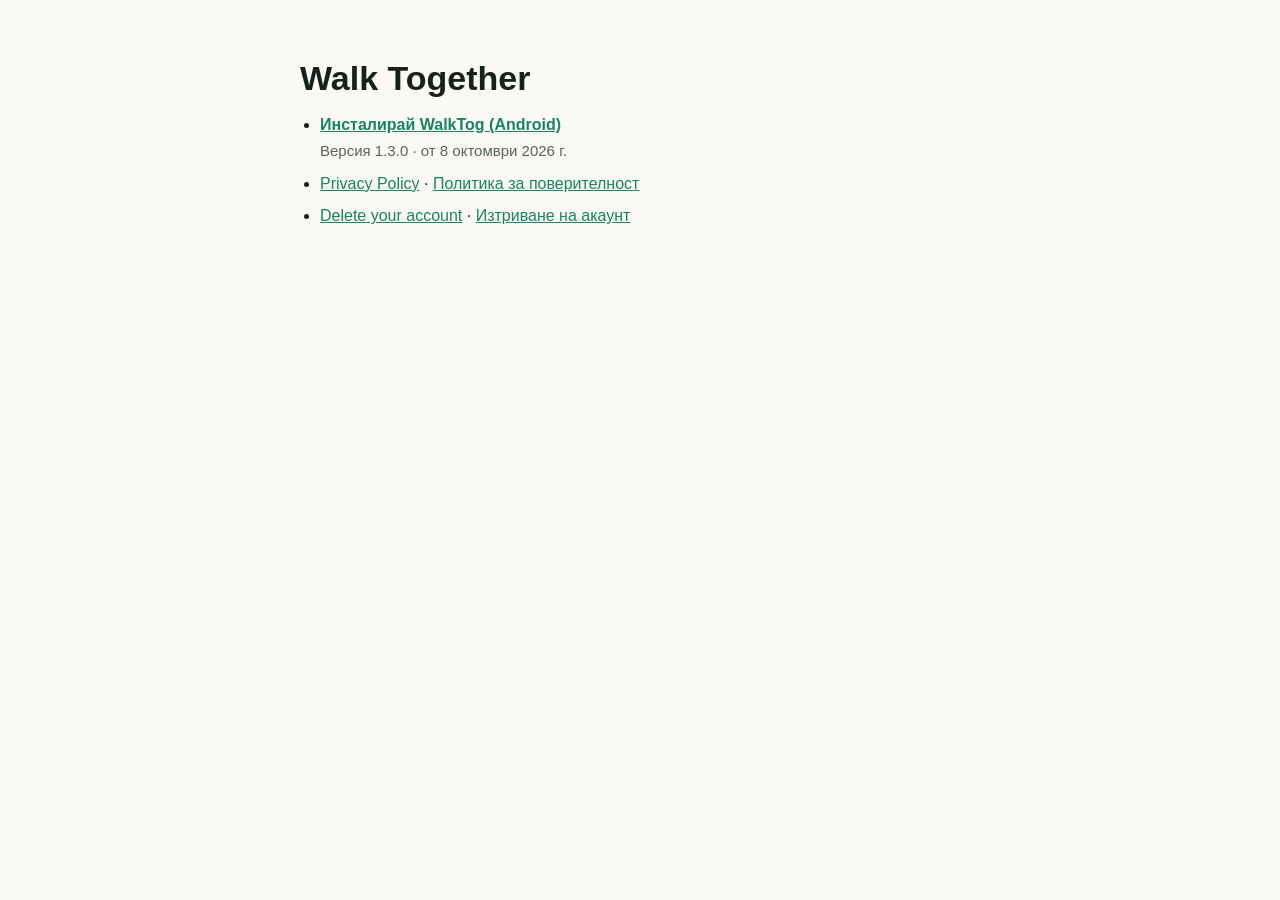
<file: index.html>
<!doctype html>
<html lang="en">
<head>
<meta charset="utf-8">
<meta name="viewport" content="width=device-width,initial-scale=1">
<title>Walk Together</title>
<link rel="stylesheet" href="style.css">
</head>
<body>
<div class="wrap">
  <h1>Walk Together</h1>
  <ul>
    <li><a href="install.html"><strong>Инсталирай WalkTog (Android)</strong></a><br><span class="sub">Версия <span data-apk="version">1.3.0</span> · от <span data-apk="date">8 октомври 2026 г.</span></span></li>
    <li><a href="privacy.html">Privacy Policy</a> · <a href="privacy-bg.html">Политика за поверителност</a></li>
    <li><a href="delete-account.html">Delete your account</a> · <a href="delete-account-bg.html">Изтриване на акаунт</a></li>
  </ul>
</div>
<script src="apk-info.js"></script>
</body>
</html>
</file>
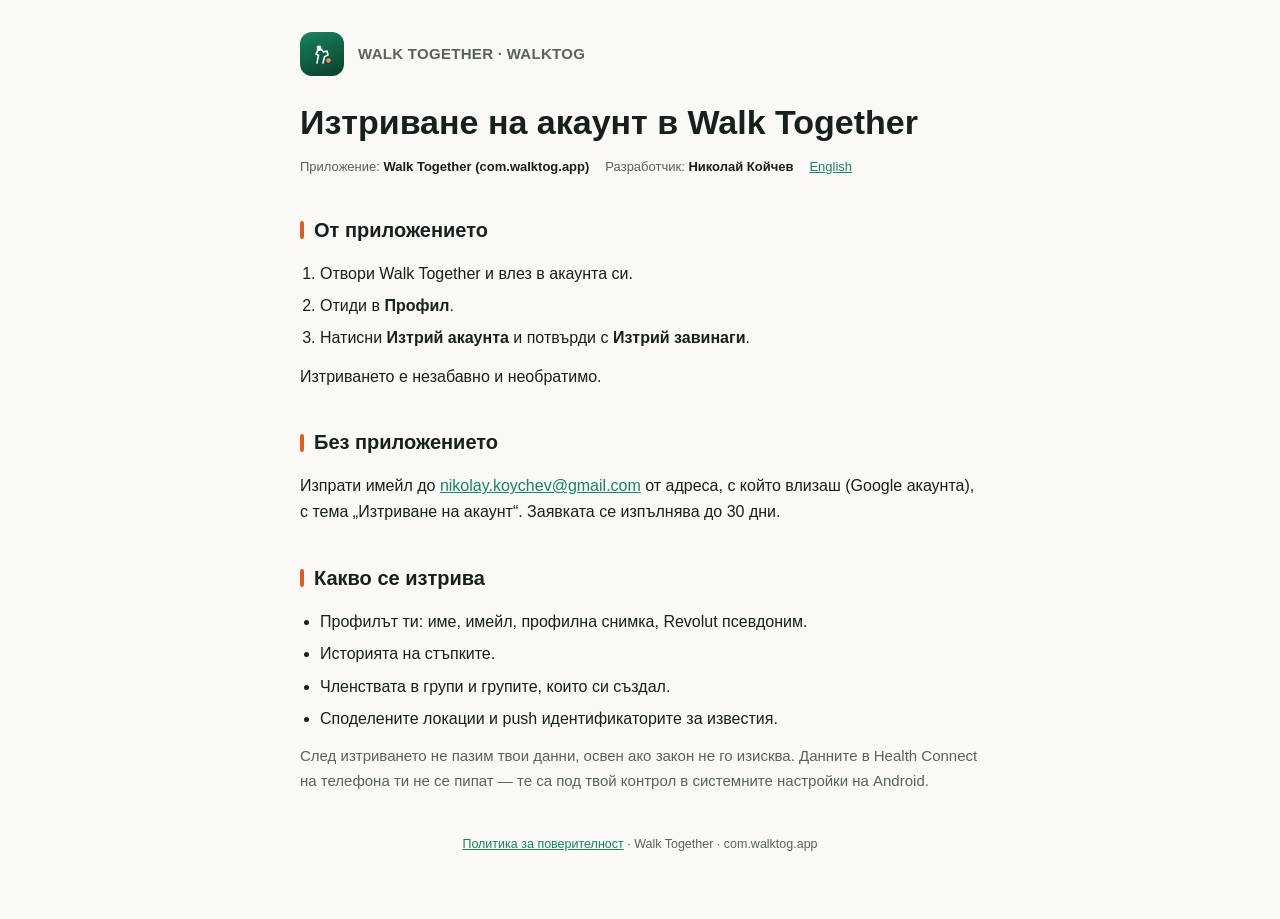
<file: delete-account-bg.html>
<!doctype html>
<html lang="bg">
<head>
<meta charset="utf-8">
<meta name="viewport" content="width=device-width,initial-scale=1">
<title>Изтриване на акаунт – Walk Together</title>
<link rel="stylesheet" href="style.css">
</head>
<body>
<div class="wrap">
  <header>
    <div class="mark"><svg viewBox="0 0 24 24" fill="none"><circle cx="9" cy="6" r="2.4" fill="#fff"/><path d="M13 21l1.6-6.4L18 13l-1-4-3.4 1-2.1-2.6-3.8 1.2L6 12l2.5 1.2L7 21" stroke="#fff" stroke-width="1.6" stroke-linecap="round" stroke-linejoin="round"/><circle cx="18.5" cy="18.5" r="2.2" fill="#ff8f63"/></svg></div>
    <span class="brand-name">WALK TOGETHER · WALKTOG</span>
  </header>

  <h1>Изтриване на акаунт в Walk Together</h1>
  <div class="meta">
    <span>Приложение: <strong>Walk Together (com.walktog.app)</strong></span>
    <span>Разработчик: <strong>Николай Койчев</strong></span>
    <span><a href="delete-account.html">English</a></span>
  </div>

  <section>
    <h2>От приложението</h2>
    <ol>
      <li>Отвори Walk Together и влез в акаунта си.</li>
      <li>Отиди в <strong>Профил</strong>.</li>
      <li>Натисни <strong>Изтрий акаунта</strong> и потвърди с <strong>Изтрий завинаги</strong>.</li>
    </ol>
    <p>Изтриването е незабавно и необратимо.</p>
  </section>

  <section>
    <h2>Без приложението</h2>
    <p>Изпрати имейл до <a href="mailto:nikolay.koychev@gmail.com?subject=WalkTog%20-%20%D0%B8%D0%B7%D1%82%D1%80%D0%B8%D0%B2%D0%B0%D0%BD%D0%B5%20%D0%BD%D0%B0%20%D0%B0%D0%BA%D0%B0%D1%83%D0%BD%D1%82">nikolay.koychev@gmail.com</a> от адреса, с който влизаш (Google акаунта), с тема „Изтриване на акаунт“. Заявката се изпълнява до 30 дни.</p>
  </section>

  <section>
    <h2>Какво се изтрива</h2>
    <ul>
      <li>Профилът ти: име, имейл, профилна снимка, Revolut псевдоним.</li>
      <li>Историята на стъпките.</li>
      <li>Членствата в групи и групите, които си създал.</li>
      <li>Споделените локации и push идентификаторите за известия.</li>
    </ul>
    <p class="sub">След изтриването не пазим твои данни, освен ако закон не го изисква. Данните в Health Connect на телефона ти не се пипат — те са под твой контрол в системните настройки на Android.</p>
  </section>

  <footer><a href="privacy-bg.html">Политика за поверителност</a> · Walk Together · com.walktog.app</footer>
</div>
</body>
</html>
</file>
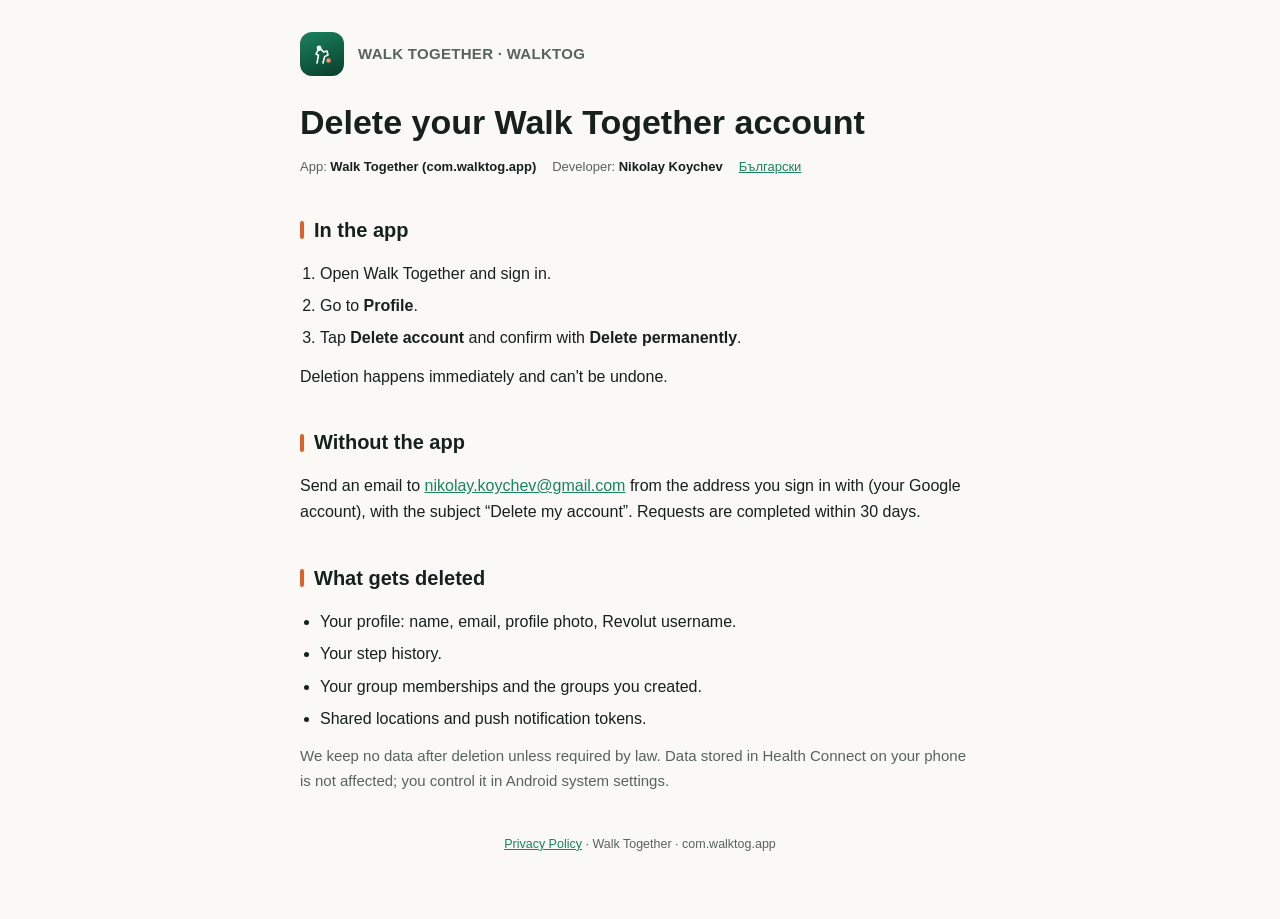
<file: delete-account.html>
<!doctype html>
<html lang="en">
<head>
<meta charset="utf-8">
<meta name="viewport" content="width=device-width,initial-scale=1">
<title>Delete Your Account – Walk Together</title>
<link rel="stylesheet" href="style.css">
</head>
<body>
<div class="wrap">
  <header>
    <div class="mark"><svg viewBox="0 0 24 24" fill="none"><circle cx="9" cy="6" r="2.4" fill="#fff"/><path d="M13 21l1.6-6.4L18 13l-1-4-3.4 1-2.1-2.6-3.8 1.2L6 12l2.5 1.2L7 21" stroke="#fff" stroke-width="1.6" stroke-linecap="round" stroke-linejoin="round"/><circle cx="18.5" cy="18.5" r="2.2" fill="#ff8f63"/></svg></div>
    <span class="brand-name">WALK TOGETHER · WALKTOG</span>
  </header>

  <h1>Delete your Walk Together account</h1>
  <div class="meta">
    <span>App: <strong>Walk Together (com.walktog.app)</strong></span>
    <span>Developer: <strong>Nikolay Koychev</strong></span>
    <span><a href="delete-account-bg.html">Български</a></span>
  </div>

  <section>
    <h2>In the app</h2>
    <ol>
      <li>Open Walk Together and sign in.</li>
      <li>Go to <strong>Profile</strong>.</li>
      <li>Tap <strong>Delete account</strong> and confirm with <strong>Delete permanently</strong>.</li>
    </ol>
    <p>Deletion happens immediately and can't be undone.</p>
  </section>

  <section>
    <h2>Without the app</h2>
    <p>Send an email to <a href="mailto:nikolay.koychev@gmail.com?subject=WalkTog%20-%20delete%20my%20account">nikolay.koychev@gmail.com</a> from the address you sign in with (your Google account), with the subject “Delete my account”. Requests are completed within 30 days.</p>
  </section>

  <section>
    <h2>What gets deleted</h2>
    <ul>
      <li>Your profile: name, email, profile photo, Revolut username.</li>
      <li>Your step history.</li>
      <li>Your group memberships and the groups you created.</li>
      <li>Shared locations and push notification tokens.</li>
    </ul>
    <p class="sub">We keep no data after deletion unless required by law. Data stored in Health Connect on your phone is not affected; you control it in Android system settings.</p>
  </section>

  <footer><a href="privacy.html">Privacy Policy</a> · Walk Together · com.walktog.app</footer>
</div>
</body>
</html>
</file>
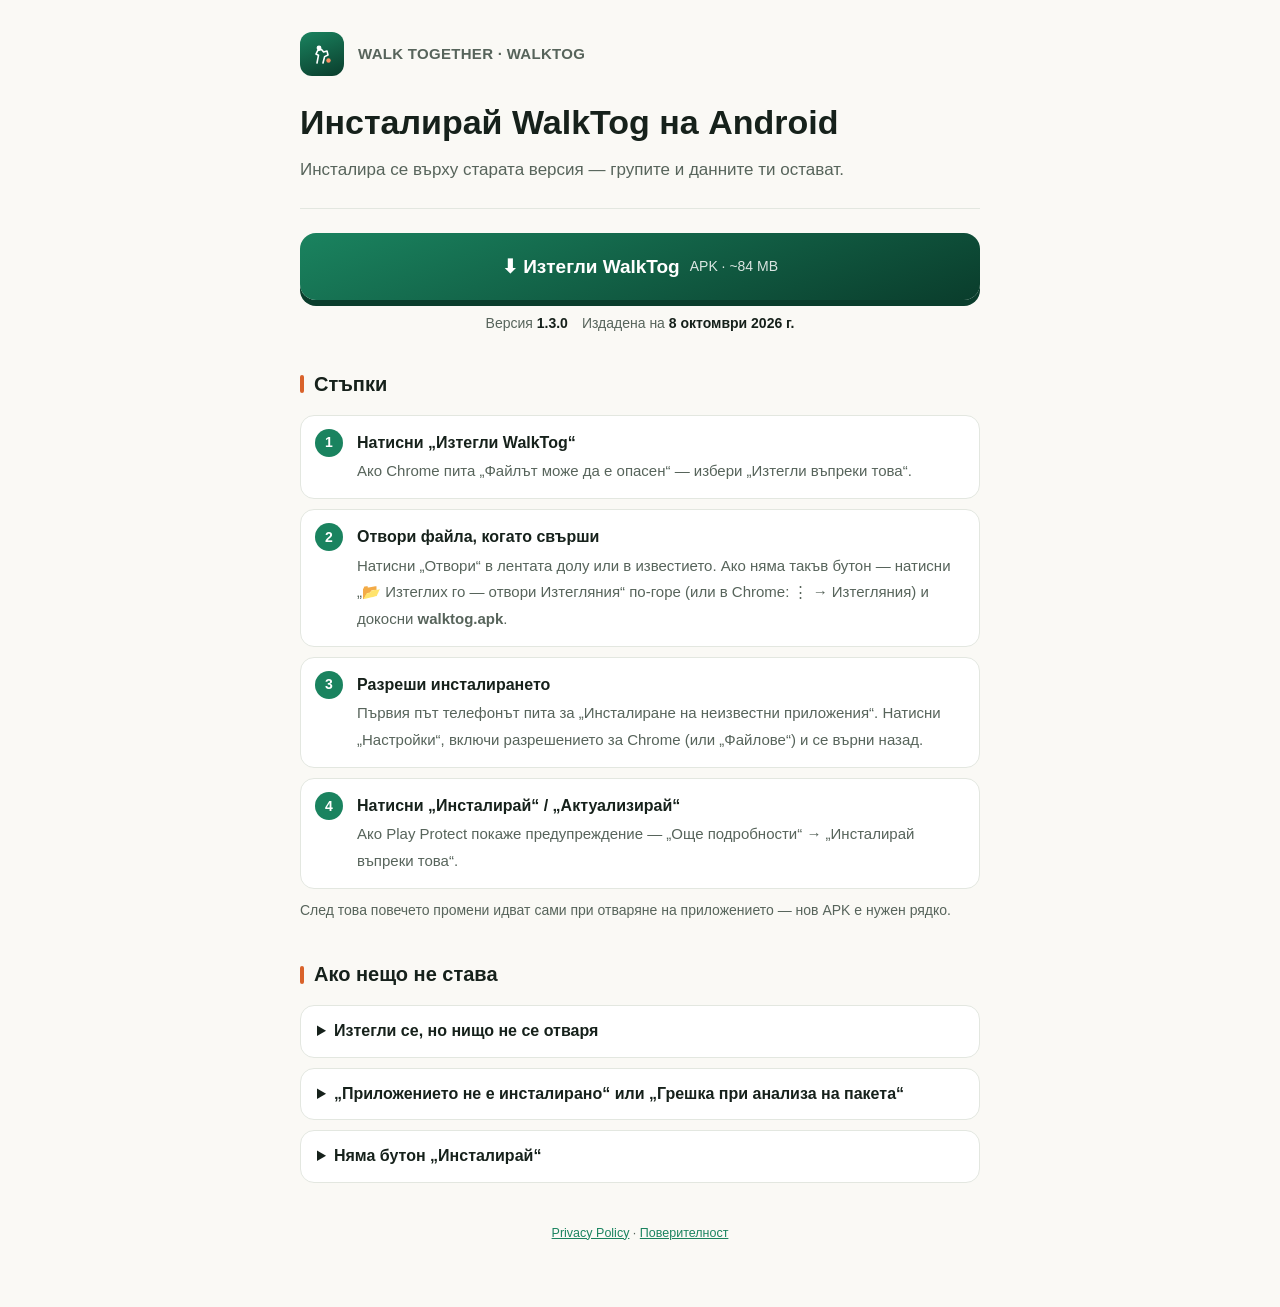
<file: install.html>
<!doctype html>
<html lang="bg">
<head>
<meta charset="utf-8">
<meta name="viewport" content="width=device-width,initial-scale=1">
<title>Инсталиране на WalkTog</title>
<link rel="stylesheet" href="style.css">
<style>
  .dl{display:flex;align-items:center;justify-content:center;gap:10px;width:100%;padding:18px 20px;border-radius:16px;background:linear-gradient(160deg,var(--brand),var(--brand-dark));color:#fff;font-size:19px;font-weight:700;text-decoration:none;box-shadow:0 6px 0 var(--brand-dark)}
  .dl:active{transform:translateY(4px);box-shadow:0 2px 0 var(--brand-dark)}
  .dl small{font-weight:500;opacity:.85;font-size:14px}
  .ver{display:flex;flex-wrap:wrap;justify-content:center;gap:4px 14px;margin:12px 0 0;font-size:14px;color:var(--text-secondary)}
  .ver strong{color:var(--text)}
  .secondary{display:block;text-align:center;margin:14px 0 0;padding:12px;border:1.5px solid var(--border);border-radius:14px;color:var(--text);text-decoration:none;font-weight:600}
  .steps{counter-reset:s;list-style:none;padding:0;margin:0}
  .steps li{counter-increment:s;position:relative;padding:14px 16px 14px 56px;margin-bottom:10px;background:var(--surface);border:1px solid var(--border);border-radius:14px}
  .steps li::before{content:counter(s);position:absolute;left:14px;top:13px;width:28px;height:28px;border-radius:50%;background:var(--brand);color:#fff;font-weight:700;display:flex;align-items:center;justify-content:center;font-size:14px}
  .steps b{display:block;margin-bottom:2px}
  .steps span{color:var(--text-secondary);font-size:15px}
  .note{font-size:14px;color:var(--text-secondary);margin-top:6px}
  details{background:var(--surface);border:1px solid var(--border);border-radius:14px;padding:12px 16px;margin-bottom:10px}
  summary{font-weight:600;cursor:pointer}
  details p{margin:8px 0 0;color:var(--text-secondary);font-size:15px}
  .android-only{display:none}
  .is-android .android-only{display:block}
</style>
</head>
<body>
<div class="wrap">
  <header>
    <div class="mark"><svg viewBox="0 0 24 24" fill="none"><circle cx="9" cy="6" r="2.4" fill="#fff"/><path d="M13 21l1.6-6.4L18 13l-1-4-3.4 1-2.1-2.6-3.8 1.2L6 12l2.5 1.2L7 21" stroke="#fff" stroke-width="1.6" stroke-linecap="round" stroke-linejoin="round"/><circle cx="18.5" cy="18.5" r="2.2" fill="#ff8f63"/></svg></div>
    <span class="brand-name">WALK TOGETHER · WALKTOG</span>
  </header>

  <h1>Инсталирай WalkTog на Android</h1>
  <p class="intro" style="margin-bottom:24px;padding-bottom:24px">Инсталира се върху старата версия — групите и данните ти остават.</p>

  <a class="dl" href="https://github.com/nkoichev/walktog-dl/releases/download/latest-apk/walktog.apk" download="walktog.apk">
    ⬇ Изтегли WalkTog <small>APK · <span data-apk="size">~84 MB</span></small>
  </a>
  <p class="ver"><span>Версия <strong data-apk="version">1.3.0</strong></span><span>Издадена на <strong data-apk="date">8 октомври 2026 г.</strong></span></p>
  <a class="secondary android-only" href="intent:#Intent;action=android.intent.action.VIEW_DOWNLOADS;end">📂 Изтеглих го — отвори „Изтегляния“</a>

  <section style="margin-top:32px">
    <h2>Стъпки</h2>
    <ol class="steps">
      <li><b>Натисни „Изтегли WalkTog“</b><span>Ако Chrome пита „Файлът може да е опасен“ — избери „Изтегли въпреки това“.</span></li>
      <li><b>Отвори файла, когато свърши</b><span>Натисни „Отвори“ в лентата долу или в известието. Ако няма такъв бутон — натисни „📂 Изтеглих го — отвори Изтегляния“ по-горе (или в Chrome: ⋮ → Изтегляния) и докосни <b style="display:inline">walktog.apk</b>.</span></li>
      <li><b>Разреши инсталирането</b><span>Първия път телефонът пита за „Инсталиране на неизвестни приложения“. Натисни „Настройки“, включи разрешението за Chrome (или „Файлове“) и се върни назад.</span></li>
      <li><b>Натисни „Инсталирай“ / „Актуализирай“</b><span>Ако Play Protect покаже предупреждение — „Още подробности“ → „Инсталирай въпреки това“.</span></li>
    </ol>
    <p class="note">След това повечето промени идват сами при отваряне на приложението — нов APK е нужен рядко.</p>
  </section>

  <section>
    <h2>Ако нещо не става</h2>
    <details><summary>Изтегли се, но нищо не се отваря</summary><p>Отвори приложението „Файлове“ (Files by Google или „Моите файлове“ на Samsung) → „Изтеглени“ → докосни walktog.apk. Ако там има няколко (walktog (1).apk…), избери най-новия.</p></details>
    <details><summary>„Приложението не е инсталирано“ или „Грешка при анализа на пакета“</summary><p>Файлът е изтеглен непълно. Изтрий го от „Изтеглени“ и го изтегли отново на стабилен Wi-Fi.</p></details>
    <details><summary>Няма бутон „Инсталирай“</summary><p>Настройки → Приложения → Специален достъп → „Инсталиране на неизвестни приложения“ → Chrome (или „Файлове“) → Разреши. После отвори файла пак.</p></details>
  </section>

  <footer><a href="privacy.html">Privacy Policy</a> · <a href="privacy-bg.html">Поверителност</a></footer>
</div>
<script src="apk-info.js"></script>
<script>
  if (/android/i.test(navigator.userAgent)) document.documentElement.classList.add('is-android');
</script>
</body>
</html>
</file>
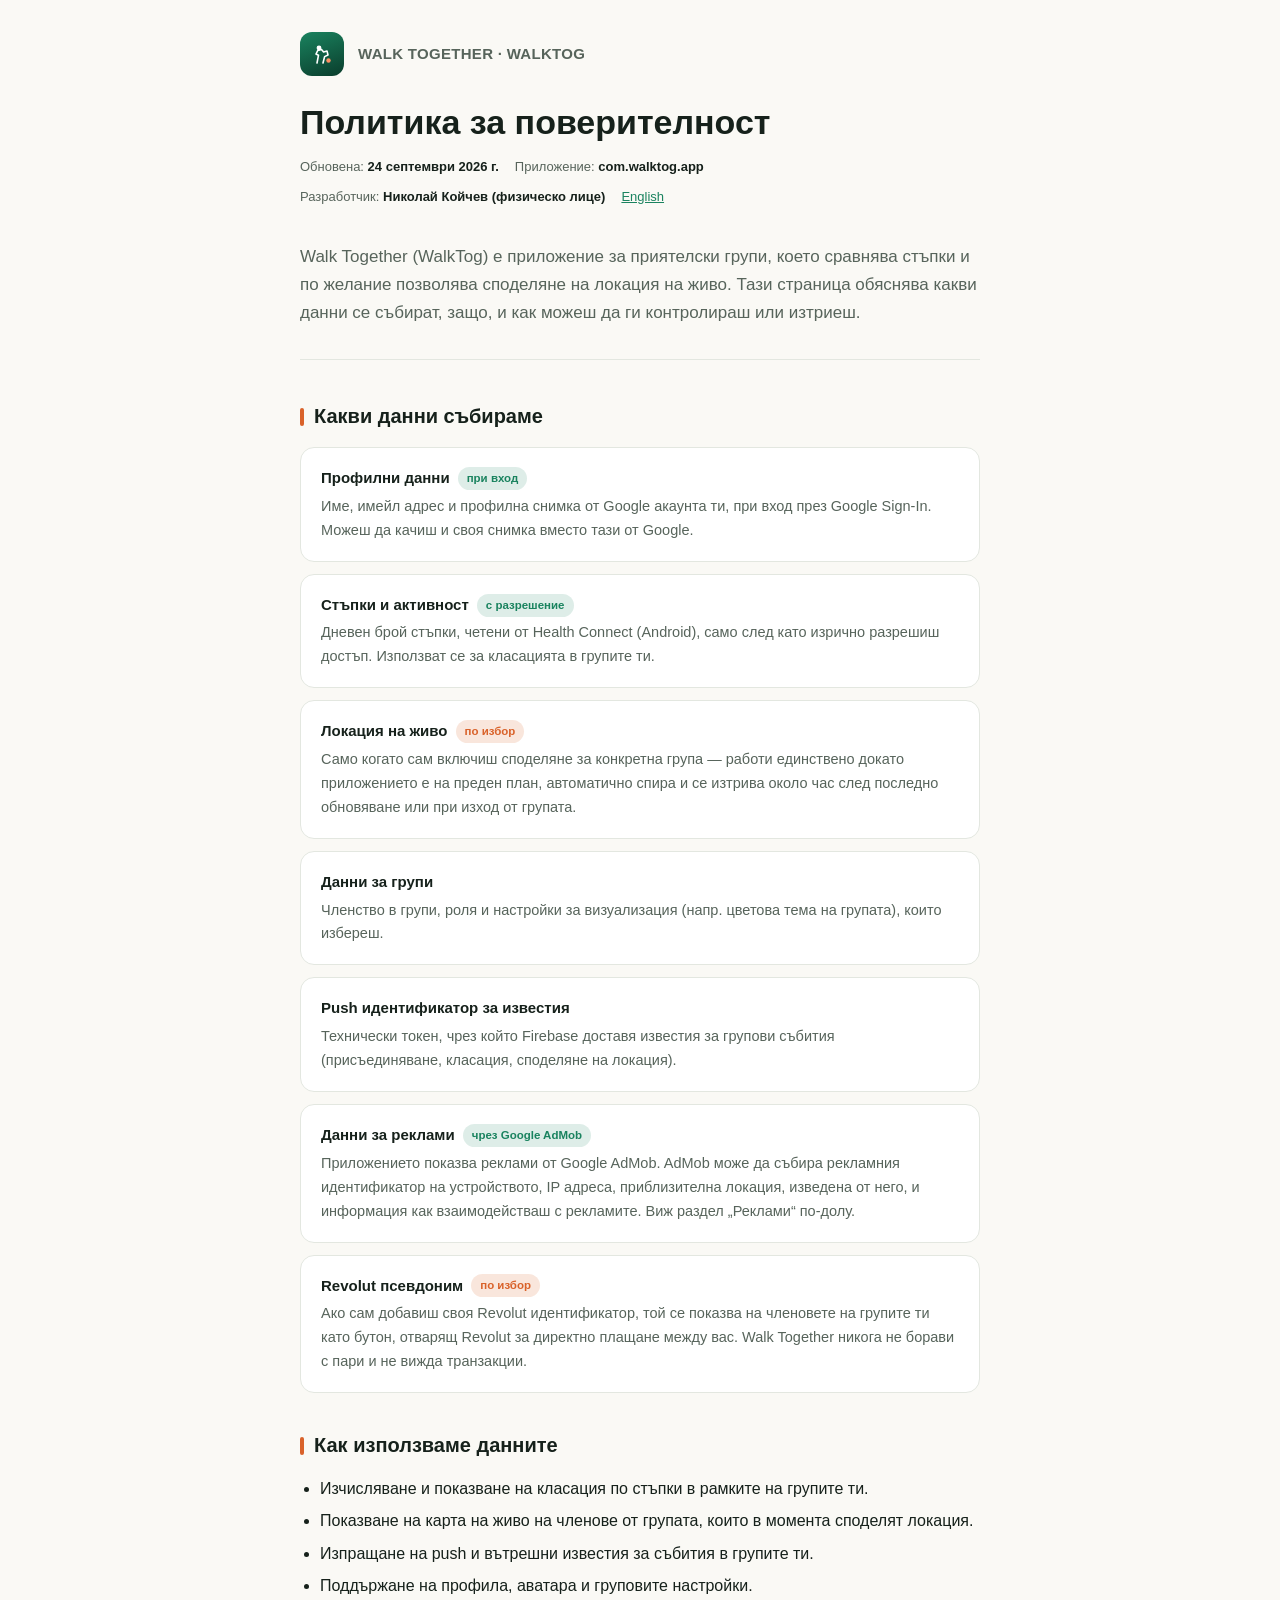
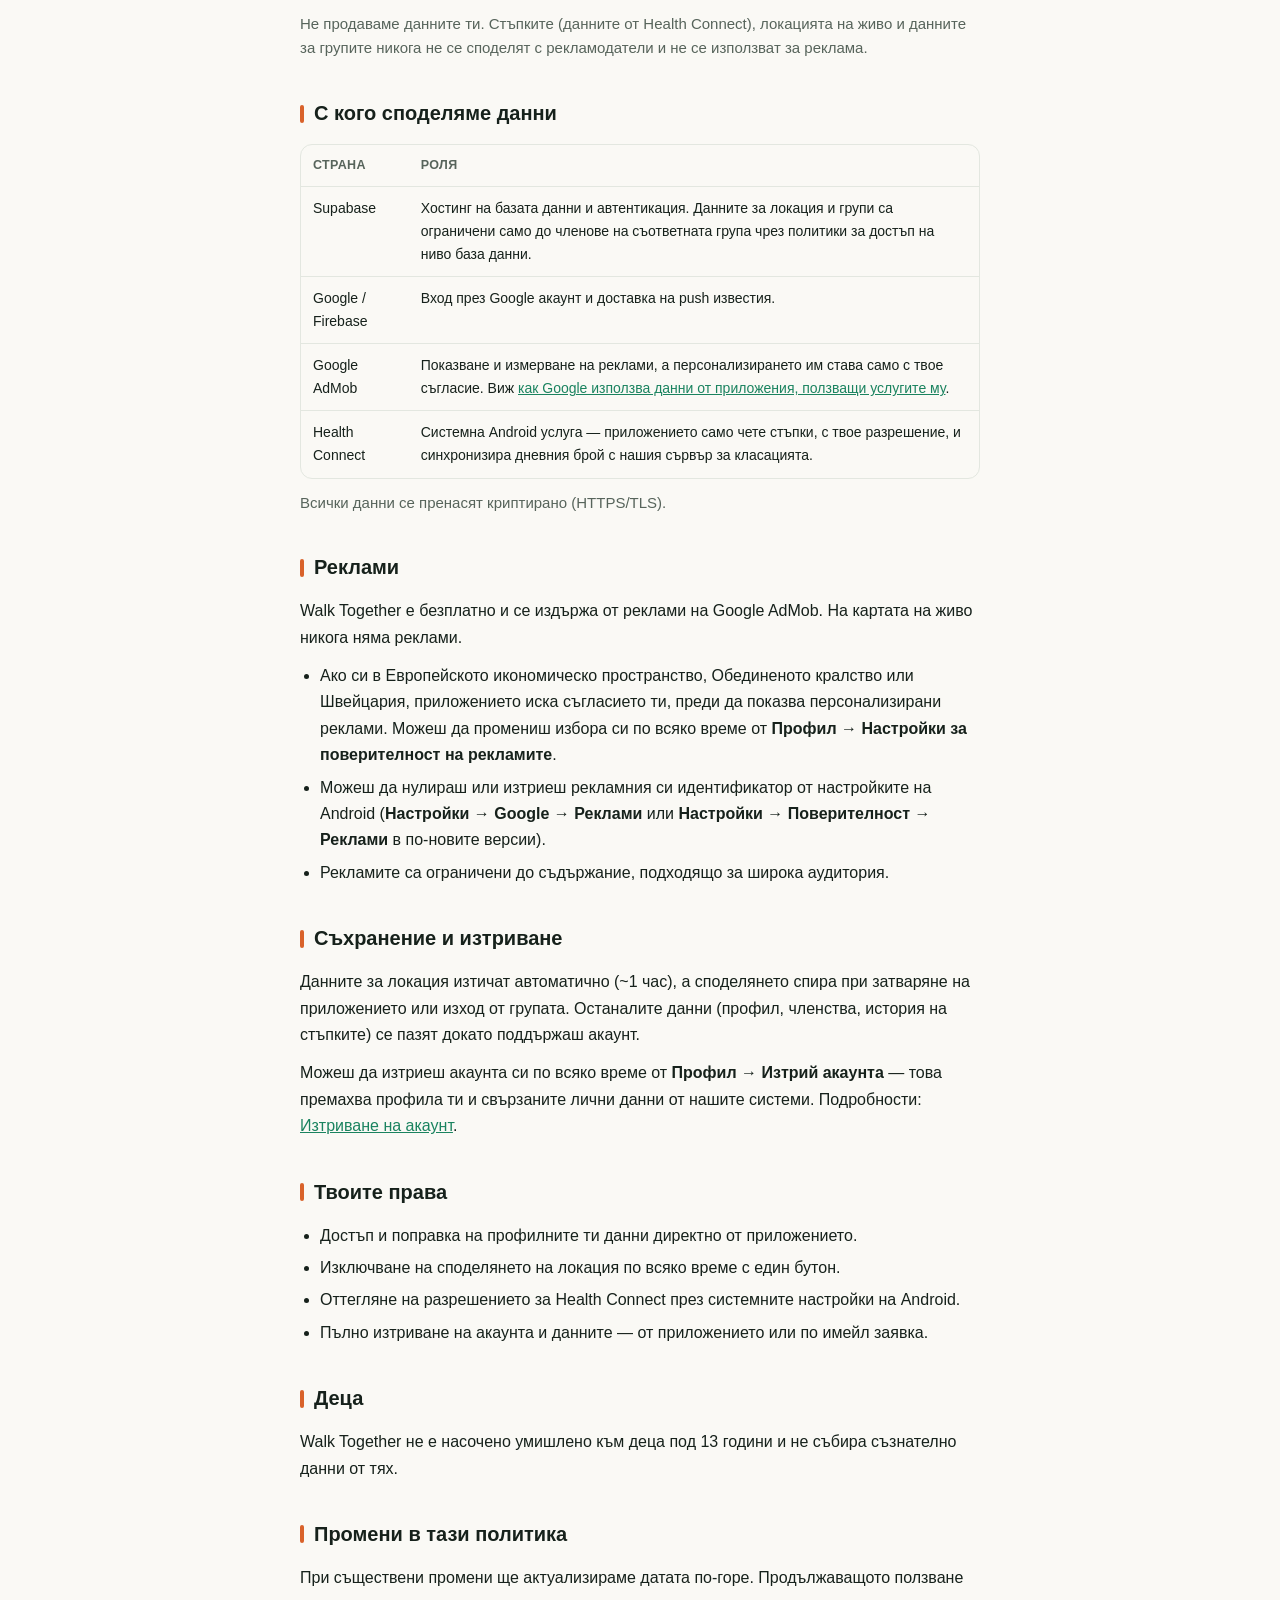
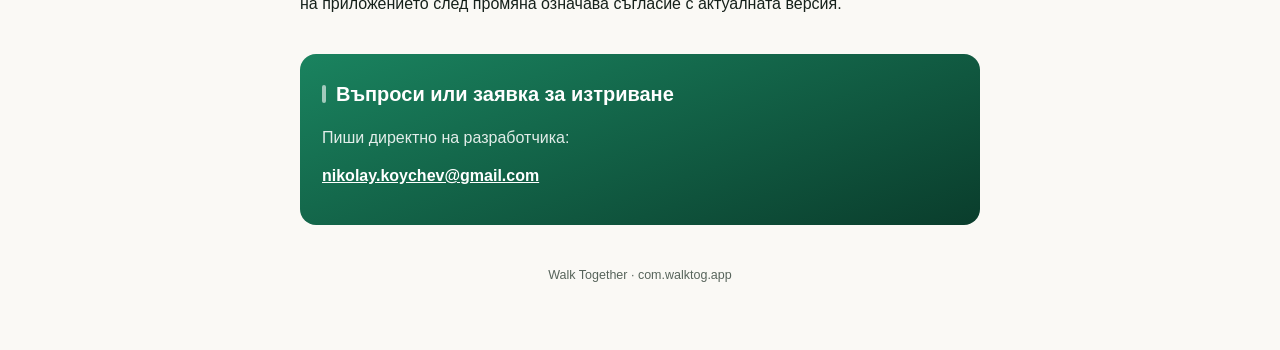
<file: privacy-bg.html>
<!doctype html>
<html lang="bg">
<head>
<meta charset="utf-8">
<meta name="viewport" content="width=device-width,initial-scale=1">
<title>Политика за поверителност – Walk Together</title>
<link rel="stylesheet" href="style.css">
</head>
<body>
<div class="wrap">
  <header>
    <div class="mark"><svg viewBox="0 0 24 24" fill="none"><circle cx="9" cy="6" r="2.4" fill="#fff"/><path d="M13 21l1.6-6.4L18 13l-1-4-3.4 1-2.1-2.6-3.8 1.2L6 12l2.5 1.2L7 21" stroke="#fff" stroke-width="1.6" stroke-linecap="round" stroke-linejoin="round"/><circle cx="18.5" cy="18.5" r="2.2" fill="#ff8f63"/></svg></div>
    <span class="brand-name">WALK TOGETHER · WALKTOG</span>
  </header>

  <h1>Политика за поверителност</h1>
  <div class="meta">
    <span>Обновена: <strong>24 септември 2026 г.</strong></span>
    <span>Приложение: <strong>com.walktog.app</strong></span>
    <span>Разработчик: <strong>Николай Койчев (физическо лице)</strong></span>
    <span><a href="privacy.html">English</a></span>
  </div>

  <p class="intro">Walk Together (WalkTog) е приложение за приятелски групи, което сравнява стъпки и по желание позволява споделяне на локация на живо. Тази страница обяснява какви данни се събират, защо, и как можеш да ги контролираш или изтриеш.</p>

  <section>
    <h2>Какви данни събираме</h2>
    <div class="card-grid">
      <div class="card"><h3>Профилни данни <span class="tag">при вход</span></h3><p>Име, имейл адрес и профилна снимка от Google акаунта ти, при вход през Google Sign-In. Можеш да качиш и своя снимка вместо тази от Google.</p></div>
      <div class="card"><h3>Стъпки и активност <span class="tag">с разрешение</span></h3><p>Дневен брой стъпки, четени от Health Connect (Android), само след като изрично разрешиш достъп. Използват се за класацията в групите ти.</p></div>
      <div class="card"><h3>Локация на живо <span class="tag optional">по избор</span></h3><p>Само когато сам включиш споделяне за конкретна група — работи единствено докато приложението е на преден план, автоматично спира и се изтрива около час след последно обновяване или при изход от групата.</p></div>
      <div class="card"><h3>Данни за групи</h3><p>Членство в групи, роля и настройки за визуализация (напр. цветова тема на групата), които избереш.</p></div>
      <div class="card"><h3>Push идентификатор за известия</h3><p>Технически токен, чрез който Firebase доставя известия за групови събития (присъединяване, класация, споделяне на локация).</p></div>
      <div class="card"><h3>Данни за реклами <span class="tag">чрез Google AdMob</span></h3><p>Приложението показва реклами от Google AdMob. AdMob може да събира рекламния идентификатор на устройството, IP адреса, приблизителна локация, изведена от него, и информация как взаимодействаш с рекламите. Виж раздел „Реклами“ по-долу.</p></div>
      <div class="card"><h3>Revolut псевдоним <span class="tag optional">по избор</span></h3><p>Ако сам добавиш своя Revolut идентификатор, той се показва на членовете на групите ти като бутон, отварящ Revolut за директно плащане между вас. Walk Together никога не борави с пари и не вижда транзакции.</p></div>
    </div>
  </section>

  <section>
    <h2>Как използваме данните</h2>
    <ul>
      <li>Изчисляване и показване на класация по стъпки в рамките на групите ти.</li>
      <li>Показване на карта на живо на членове от групата, които в момента споделят локация.</li>
      <li>Изпращане на push и вътрешни известия за събития в групите ти.</li>
      <li>Поддържане на профила, аватара и груповите настройки.</li>
    </ul>
    <p class="sub">Не продаваме данните ти. Стъпките (данните от Health Connect), локацията на живо и данните за групите никога не се споделят с рекламодатели и не се използват за реклама.</p>
  </section>

  <section>
    <h2>С кого споделяме данни</h2>
    <div class="tbl-wrap"><table>
      <tr><th>Страна</th><th>Роля</th></tr>
      <tr><td>Supabase</td><td>Хостинг на базата данни и автентикация. Данните за локация и групи са ограничени само до членове на съответната група чрез политики за достъп на ниво база данни.</td></tr>
      <tr><td>Google / Firebase</td><td>Вход през Google акаунт и доставка на push известия.</td></tr>
      <tr><td>Google AdMob</td><td>Показване и измерване на реклами, а персонализирането им става само с твое съгласие. Виж <a href="https://policies.google.com/technologies/partner-sites?hl=bg">как Google използва данни от приложения, ползващи услугите му</a>.</td></tr>
      <tr><td>Health Connect</td><td>Системна Android услуга — приложението само чете стъпки, с твое разрешение, и синхронизира дневния брой с нашия сървър за класацията.</td></tr>
    </table></div>
    <p class="sub" style="margin-top:12px">Всички данни се пренасят криптирано (HTTPS/TLS).</p>
  </section>

  <section>
    <h2>Реклами</h2>
    <p>Walk Together е безплатно и се издържа от реклами на Google AdMob. На картата на живо никога няма реклами.</p>
    <ul>
      <li>Ако си в Европейското икономическо пространство, Обединеното кралство или Швейцария, приложението иска съгласието ти, преди да показва персонализирани реклами. Можеш да промениш избора си по всяко време от <strong>Профил → Настройки за поверителност на рекламите</strong>.</li>
      <li>Можеш да нулираш или изтриеш рекламния си идентификатор от настройките на Android (<strong>Настройки → Google → Реклами</strong> или <strong>Настройки → Поверителност → Реклами</strong> в по-новите версии).</li>
      <li>Рекламите са ограничени до съдържание, подходящо за широка аудитория.</li>
    </ul>
  </section>

  <section>
    <h2>Съхранение и изтриване</h2>
    <p>Данните за локация изтичат автоматично (~1 час), а споделянето спира при затваряне на приложението или изход от групата. Останалите данни (профил, членства, история на стъпките) се пазят докато поддържаш акаунт.</p>
    <p>Можеш да изтриеш акаунта си по всяко време от <strong>Профил → Изтрий акаунта</strong> — това премахва профила ти и свързаните лични данни от нашите системи. Подробности: <a href="delete-account-bg.html">Изтриване на акаунт</a>.</p>
  </section>

  <section>
    <h2>Твоите права</h2>
    <ul>
      <li>Достъп и поправка на профилните ти данни директно от приложението.</li>
      <li>Изключване на споделянето на локация по всяко време с един бутон.</li>
      <li>Оттегляне на разрешението за Health Connect през системните настройки на Android.</li>
      <li>Пълно изтриване на акаунта и данните — от приложението или по имейл заявка.</li>
    </ul>
  </section>

  <section>
    <h2>Деца</h2>
    <p>Walk Together не е насочено умишлено към деца под 13 години и не събира съзнателно данни от тях.</p>
  </section>

  <section>
    <h2>Промени в тази политика</h2>
    <p>При съществени промени ще актуализираме датата по-горе. Продължаващото ползване на приложението след промяна означава съгласие с актуалната версия.</p>
  </section>

  <div class="contact">
    <h2>Въпроси или заявка за изтриване</h2>
    <p>Пиши директно на разработчика:</p>
    <p><a href="mailto:nikolay.koychev@gmail.com">nikolay.koychev@gmail.com</a></p>
  </div>

  <footer>Walk Together · com.walktog.app</footer>
</div>
</body>
</html>
</file>
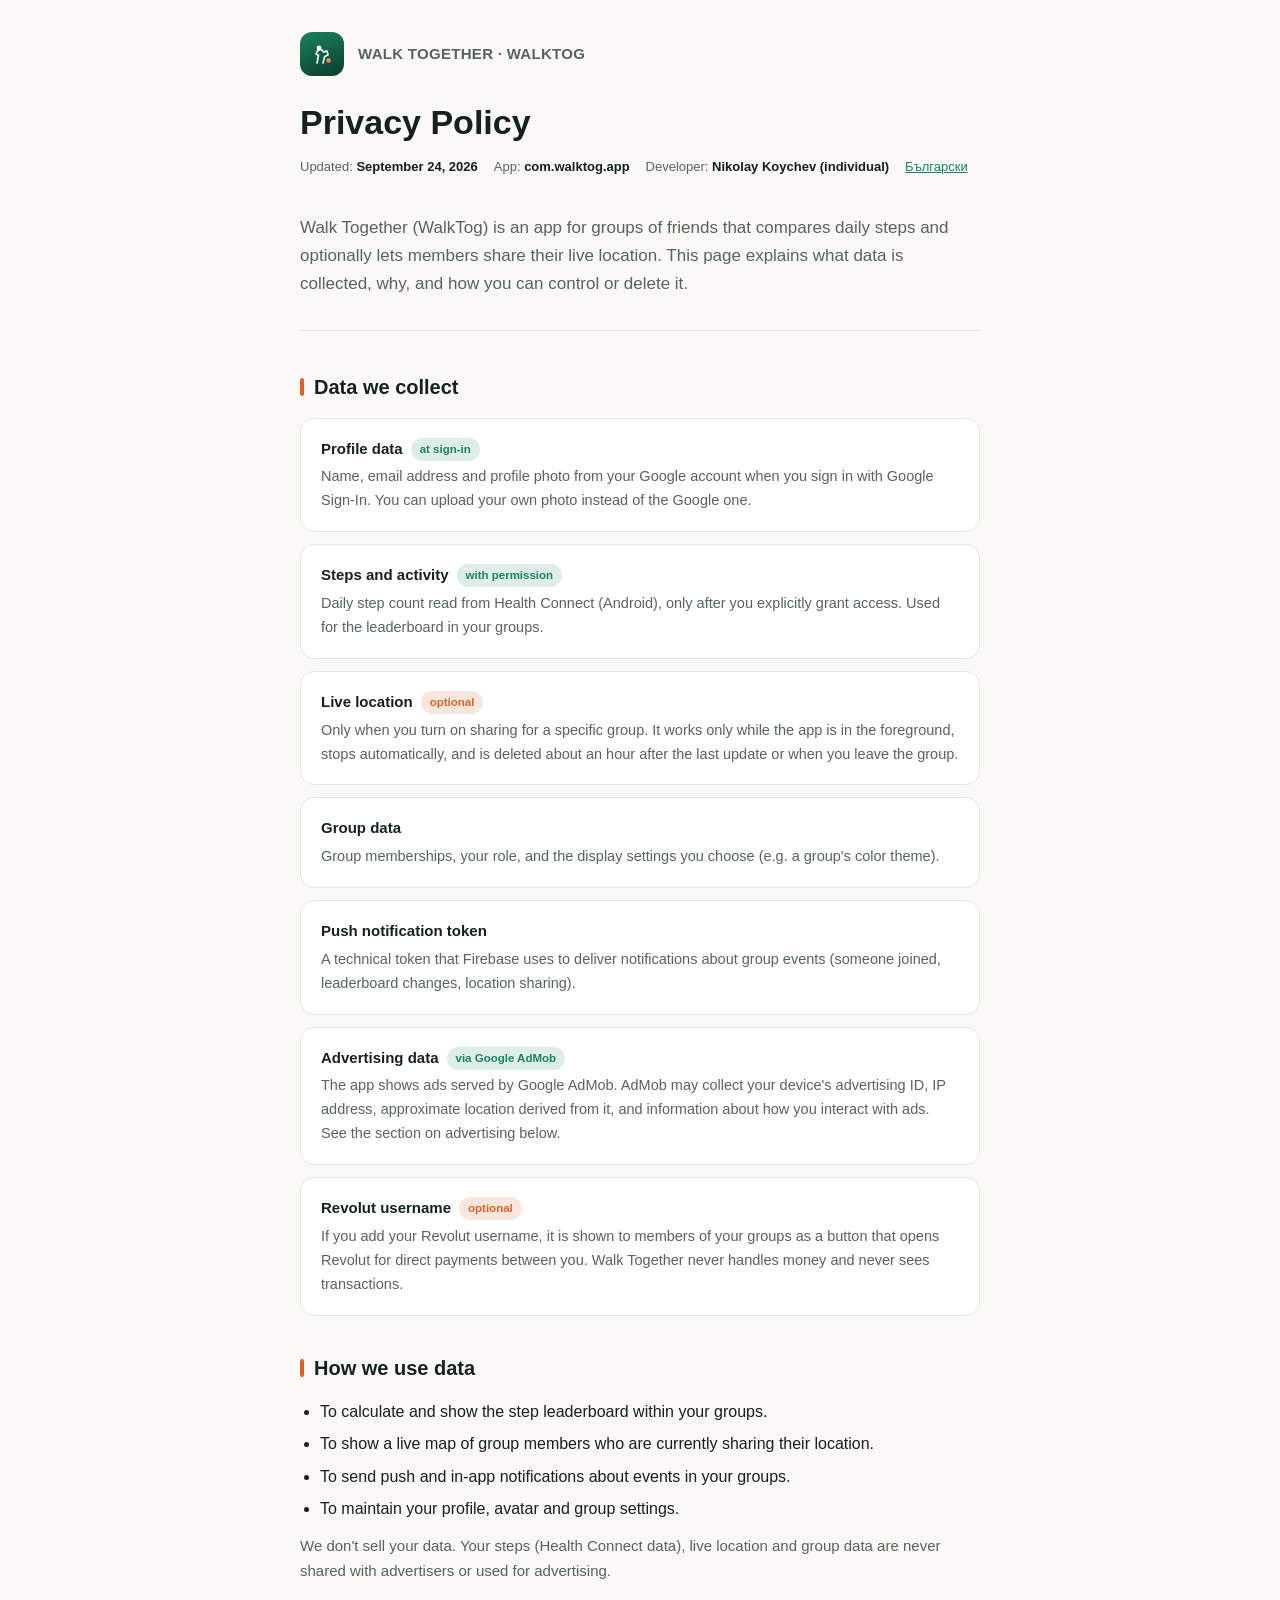
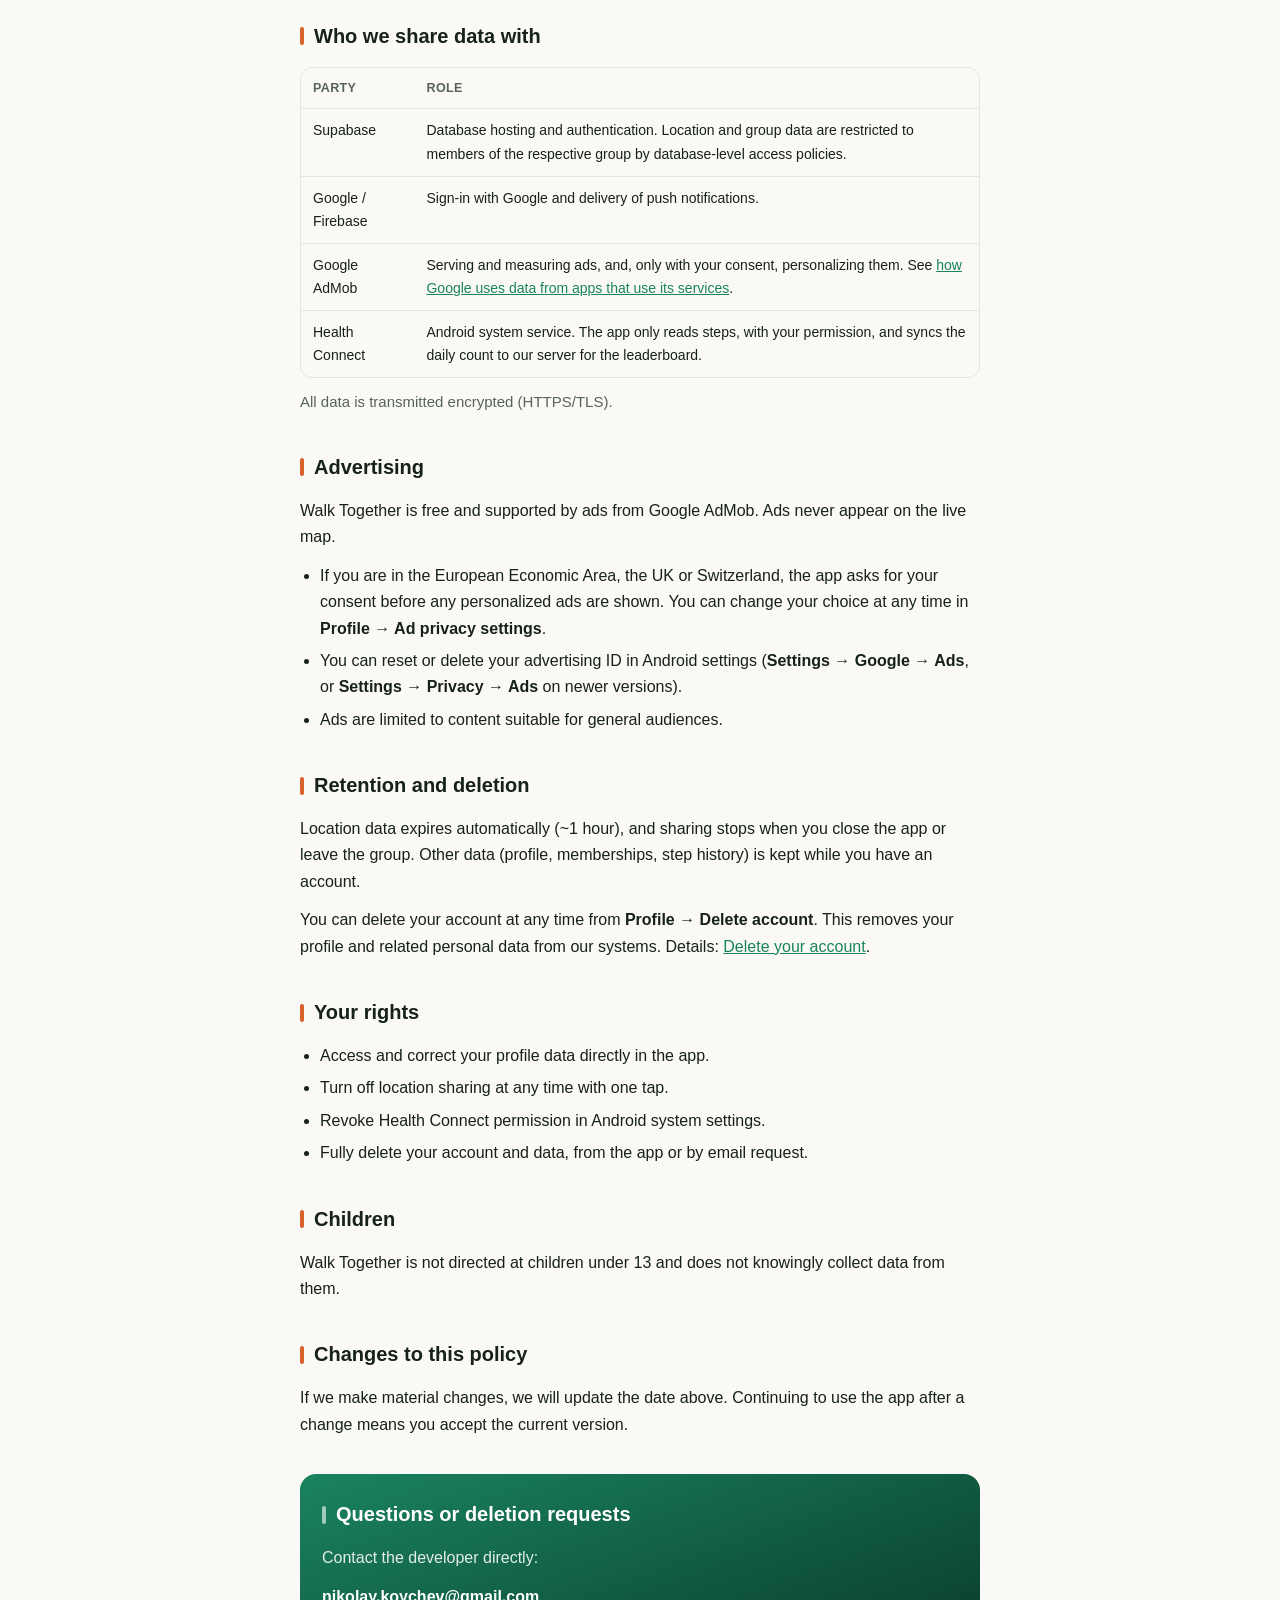
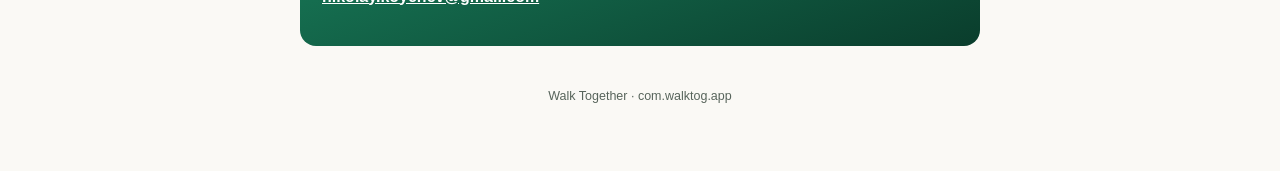
<file: privacy.html>
<!doctype html>
<html lang="en">
<head>
<meta charset="utf-8">
<meta name="viewport" content="width=device-width,initial-scale=1">
<title>Privacy Policy – Walk Together</title>
<link rel="stylesheet" href="style.css">
</head>
<body>
<div class="wrap">
  <header>
    <div class="mark"><svg viewBox="0 0 24 24" fill="none"><circle cx="9" cy="6" r="2.4" fill="#fff"/><path d="M13 21l1.6-6.4L18 13l-1-4-3.4 1-2.1-2.6-3.8 1.2L6 12l2.5 1.2L7 21" stroke="#fff" stroke-width="1.6" stroke-linecap="round" stroke-linejoin="round"/><circle cx="18.5" cy="18.5" r="2.2" fill="#ff8f63"/></svg></div>
    <span class="brand-name">WALK TOGETHER · WALKTOG</span>
  </header>

  <h1>Privacy Policy</h1>
  <div class="meta">
    <span>Updated: <strong>September 24, 2026</strong></span>
    <span>App: <strong>com.walktog.app</strong></span>
    <span>Developer: <strong>Nikolay Koychev (individual)</strong></span>
    <span><a href="privacy-bg.html">Български</a></span>
  </div>

  <p class="intro">Walk Together (WalkTog) is an app for groups of friends that compares daily steps and optionally lets members share their live location. This page explains what data is collected, why, and how you can control or delete it.</p>

  <section>
    <h2>Data we collect</h2>
    <div class="card-grid">
      <div class="card"><h3>Profile data <span class="tag">at sign-in</span></h3><p>Name, email address and profile photo from your Google account when you sign in with Google Sign-In. You can upload your own photo instead of the Google one.</p></div>
      <div class="card"><h3>Steps and activity <span class="tag">with permission</span></h3><p>Daily step count read from Health Connect (Android), only after you explicitly grant access. Used for the leaderboard in your groups.</p></div>
      <div class="card"><h3>Live location <span class="tag optional">optional</span></h3><p>Only when you turn on sharing for a specific group. It works only while the app is in the foreground, stops automatically, and is deleted about an hour after the last update or when you leave the group.</p></div>
      <div class="card"><h3>Group data</h3><p>Group memberships, your role, and the display settings you choose (e.g. a group's color theme).</p></div>
      <div class="card"><h3>Push notification token</h3><p>A technical token that Firebase uses to deliver notifications about group events (someone joined, leaderboard changes, location sharing).</p></div>
      <div class="card"><h3>Advertising data <span class="tag">via Google AdMob</span></h3><p>The app shows ads served by Google AdMob. AdMob may collect your device's advertising ID, IP address, approximate location derived from it, and information about how you interact with ads. See the section on advertising below.</p></div>
      <div class="card"><h3>Revolut username <span class="tag optional">optional</span></h3><p>If you add your Revolut username, it is shown to members of your groups as a button that opens Revolut for direct payments between you. Walk Together never handles money and never sees transactions.</p></div>
    </div>
  </section>

  <section>
    <h2>How we use data</h2>
    <ul>
      <li>To calculate and show the step leaderboard within your groups.</li>
      <li>To show a live map of group members who are currently sharing their location.</li>
      <li>To send push and in-app notifications about events in your groups.</li>
      <li>To maintain your profile, avatar and group settings.</li>
    </ul>
    <p class="sub">We don't sell your data. Your steps (Health Connect data), live location and group data are never shared with advertisers or used for advertising.</p>
  </section>

  <section>
    <h2>Who we share data with</h2>
    <div class="tbl-wrap"><table>
      <tr><th>Party</th><th>Role</th></tr>
      <tr><td>Supabase</td><td>Database hosting and authentication. Location and group data are restricted to members of the respective group by database-level access policies.</td></tr>
      <tr><td>Google / Firebase</td><td>Sign-in with Google and delivery of push notifications.</td></tr>
      <tr><td>Google AdMob</td><td>Serving and measuring ads, and, only with your consent, personalizing them. See <a href="https://policies.google.com/technologies/partner-sites">how Google uses data from apps that use its services</a>.</td></tr>
      <tr><td>Health Connect</td><td>Android system service. The app only reads steps, with your permission, and syncs the daily count to our server for the leaderboard.</td></tr>
    </table></div>
    <p class="sub" style="margin-top:12px">All data is transmitted encrypted (HTTPS/TLS).</p>
  </section>

  <section>
    <h2>Advertising</h2>
    <p>Walk Together is free and supported by ads from Google AdMob. Ads never appear on the live map.</p>
    <ul>
      <li>If you are in the European Economic Area, the UK or Switzerland, the app asks for your consent before any personalized ads are shown. You can change your choice at any time in <strong>Profile → Ad privacy settings</strong>.</li>
      <li>You can reset or delete your advertising ID in Android settings (<strong>Settings → Google → Ads</strong>, or <strong>Settings → Privacy → Ads</strong> on newer versions).</li>
      <li>Ads are limited to content suitable for general audiences.</li>
    </ul>
  </section>

  <section>
    <h2>Retention and deletion</h2>
    <p>Location data expires automatically (~1 hour), and sharing stops when you close the app or leave the group. Other data (profile, memberships, step history) is kept while you have an account.</p>
    <p>You can delete your account at any time from <strong>Profile → Delete account</strong>. This removes your profile and related personal data from our systems. Details: <a href="delete-account.html">Delete your account</a>.</p>
  </section>

  <section>
    <h2>Your rights</h2>
    <ul>
      <li>Access and correct your profile data directly in the app.</li>
      <li>Turn off location sharing at any time with one tap.</li>
      <li>Revoke Health Connect permission in Android system settings.</li>
      <li>Fully delete your account and data, from the app or by email request.</li>
    </ul>
  </section>

  <section>
    <h2>Children</h2>
    <p>Walk Together is not directed at children under 13 and does not knowingly collect data from them.</p>
  </section>

  <section>
    <h2>Changes to this policy</h2>
    <p>If we make material changes, we will update the date above. Continuing to use the app after a change means you accept the current version.</p>
  </section>

  <div class="contact">
    <h2>Questions or deletion requests</h2>
    <p>Contact the developer directly:</p>
    <p><a href="mailto:nikolay.koychev@gmail.com">nikolay.koychev@gmail.com</a></p>
  </div>

  <footer>Walk Together · com.walktog.app</footer>
</div>
</body>
</html>
</file>
<file: style.css>
:root{--bg:#faf9f5;--surface:#fff;--text:#16211b;--text-secondary:#57645b;--border:#e3e7e0;--brand:#1a835f;--brand-dark:#0a3d2c;--accent:#d9622a;color-scheme:light}
@media (prefers-color-scheme:dark){:root{--bg:#0e1512;--surface:#141d18;--text:#edf2ee;--text-secondary:#9aaba0;--border:#263329;--brand:#3fbd91;--brand-dark:#1a835f;--accent:#ff8f63;color-scheme:dark}}
*{box-sizing:border-box}
body{margin:0;background:var(--bg);color:var(--text);font-family:-apple-system,"Segoe UI",Roboto,sans-serif;line-height:1.65;padding:32px 16px 64px}
.wrap{max-width:680px;margin:0 auto}
header{display:flex;align-items:center;gap:14px}
.mark{width:44px;height:44px;border-radius:12px;background:linear-gradient(160deg,var(--brand),var(--brand-dark));display:flex;align-items:center;justify-content:center;flex-shrink:0}
.mark svg{width:24px;height:24px}
.brand-name{font-weight:600;font-size:15px;color:var(--text-secondary);letter-spacing:.02em}
h1{font-size:clamp(26px,5vw,34px);margin:18px 0 6px;text-wrap:balance}
.meta{display:flex;flex-wrap:wrap;gap:8px 16px;font-size:13px;color:var(--text-secondary);margin-bottom:36px}
.meta strong{color:var(--text)}
.intro{font-size:17px;color:var(--text-secondary);margin-bottom:40px;padding-bottom:32px;border-bottom:1px solid var(--border)}
section{margin-bottom:36px}
h2{font-size:20px;display:flex;align-items:center;gap:10px;margin:0 0 14px}
h2::before{content:"";width:4px;height:18px;border-radius:2px;background:var(--accent);flex-shrink:0}
p{margin:0 0 12px}
.sub{color:var(--text-secondary);font-size:15px}
.card{background:var(--surface);border:1px solid var(--border);border-radius:14px;padding:18px 20px}
.card-grid{display:grid;gap:12px}
.card h3{font-size:15px;margin:0 0 4px;display:flex;align-items:center;gap:8px;flex-wrap:wrap}
.card p{margin:0;font-size:14.5px;color:var(--text-secondary)}
.tag{font-size:11.5px;font-weight:600;padding:2px 9px;border-radius:100px;background:color-mix(in srgb,var(--brand) 14%,transparent);color:var(--brand)}
.tag.optional{background:color-mix(in srgb,var(--accent) 16%,transparent);color:var(--accent)}
ul,ol{margin:0 0 12px;padding-left:20px}
li{margin-bottom:6px}
.tbl-wrap{overflow-x:auto;border:1px solid var(--border);border-radius:12px}
table{width:100%;border-collapse:collapse;font-size:14px}
th,td{text-align:left;padding:10px 12px;border-bottom:1px solid var(--border);vertical-align:top}
tr:last-child td{border-bottom:0}
th{color:var(--text-secondary);font-size:12.5px;text-transform:uppercase;letter-spacing:.03em}
a{color:var(--brand)}
.contact{background:linear-gradient(160deg,var(--brand),var(--brand-dark));color:#fff;border-radius:16px;padding:24px 22px;margin-top:8px}
.contact h2::before{background:rgba(255,255,255,.6)}
.contact p{color:rgba(255,255,255,.88)}
.contact a{color:#fff;font-weight:600}
footer{margin-top:40px;font-size:12.5px;color:var(--text-secondary);text-align:center}
</file>
